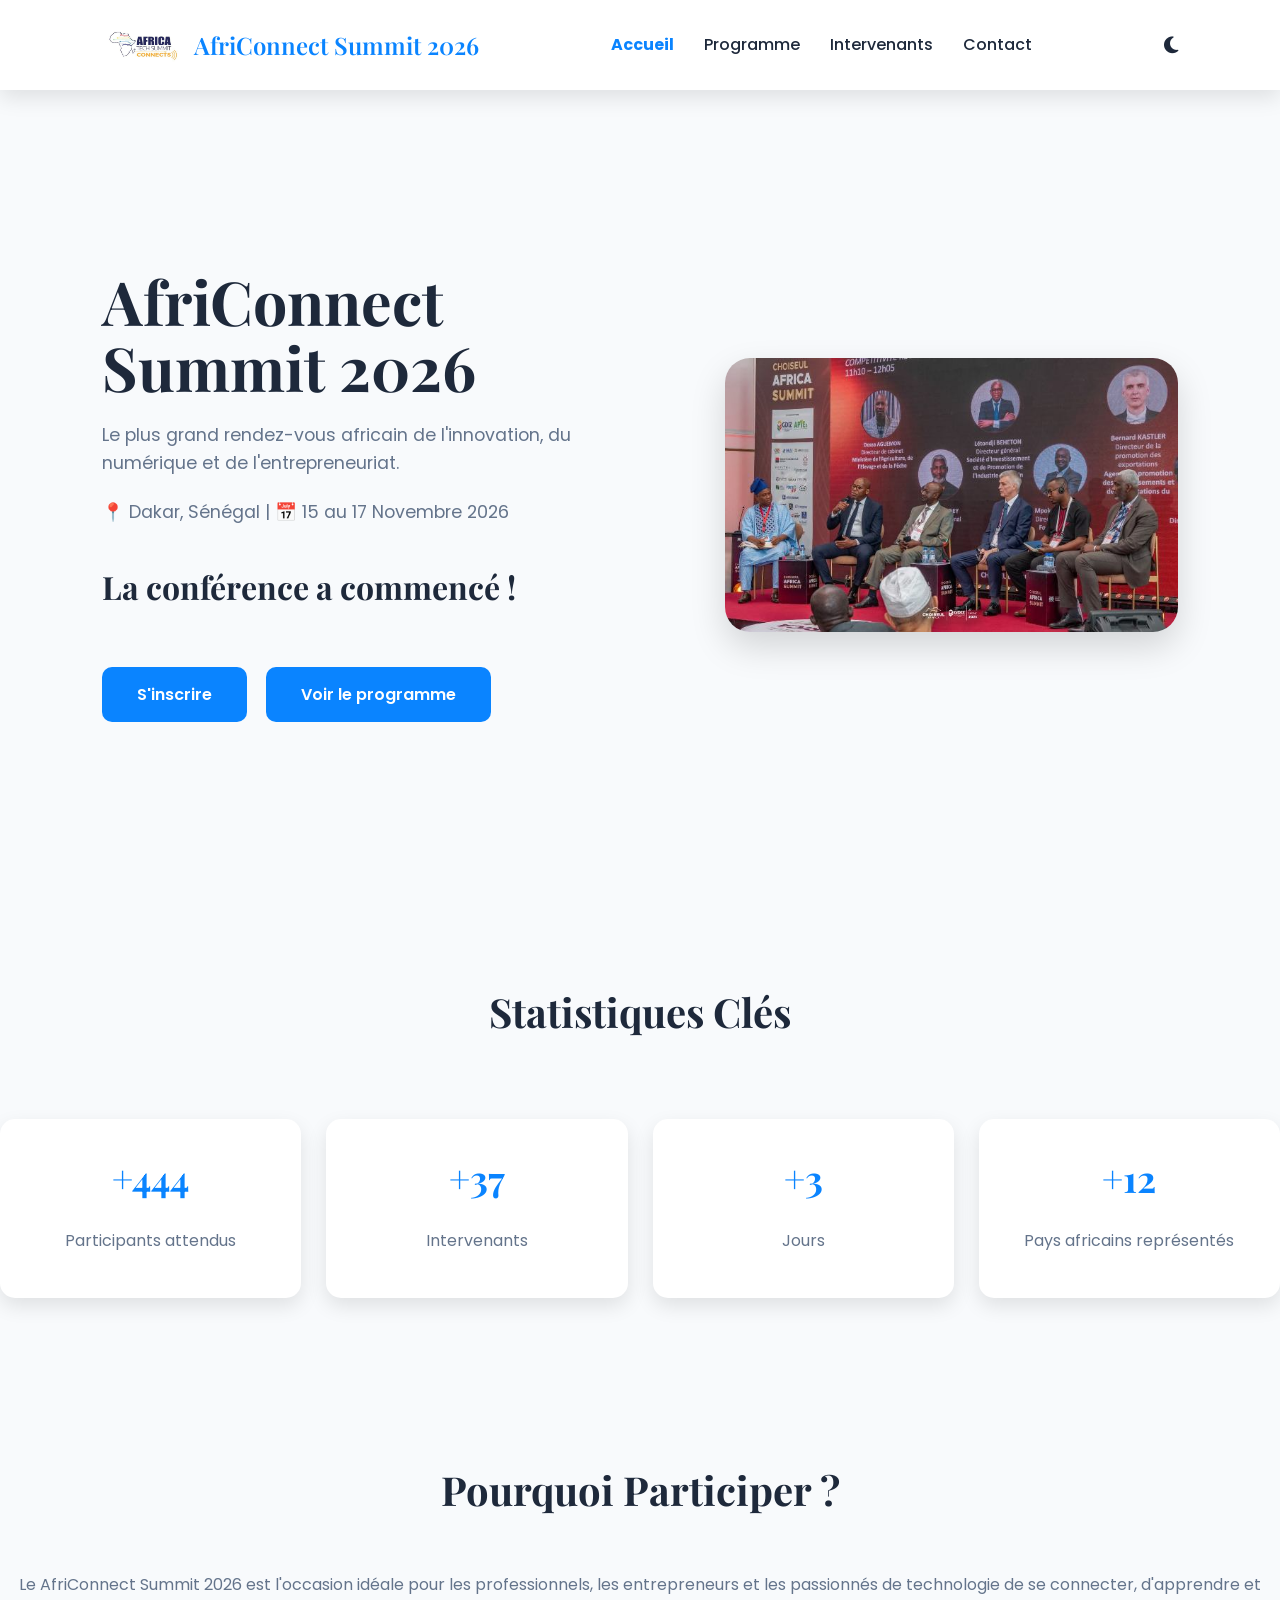
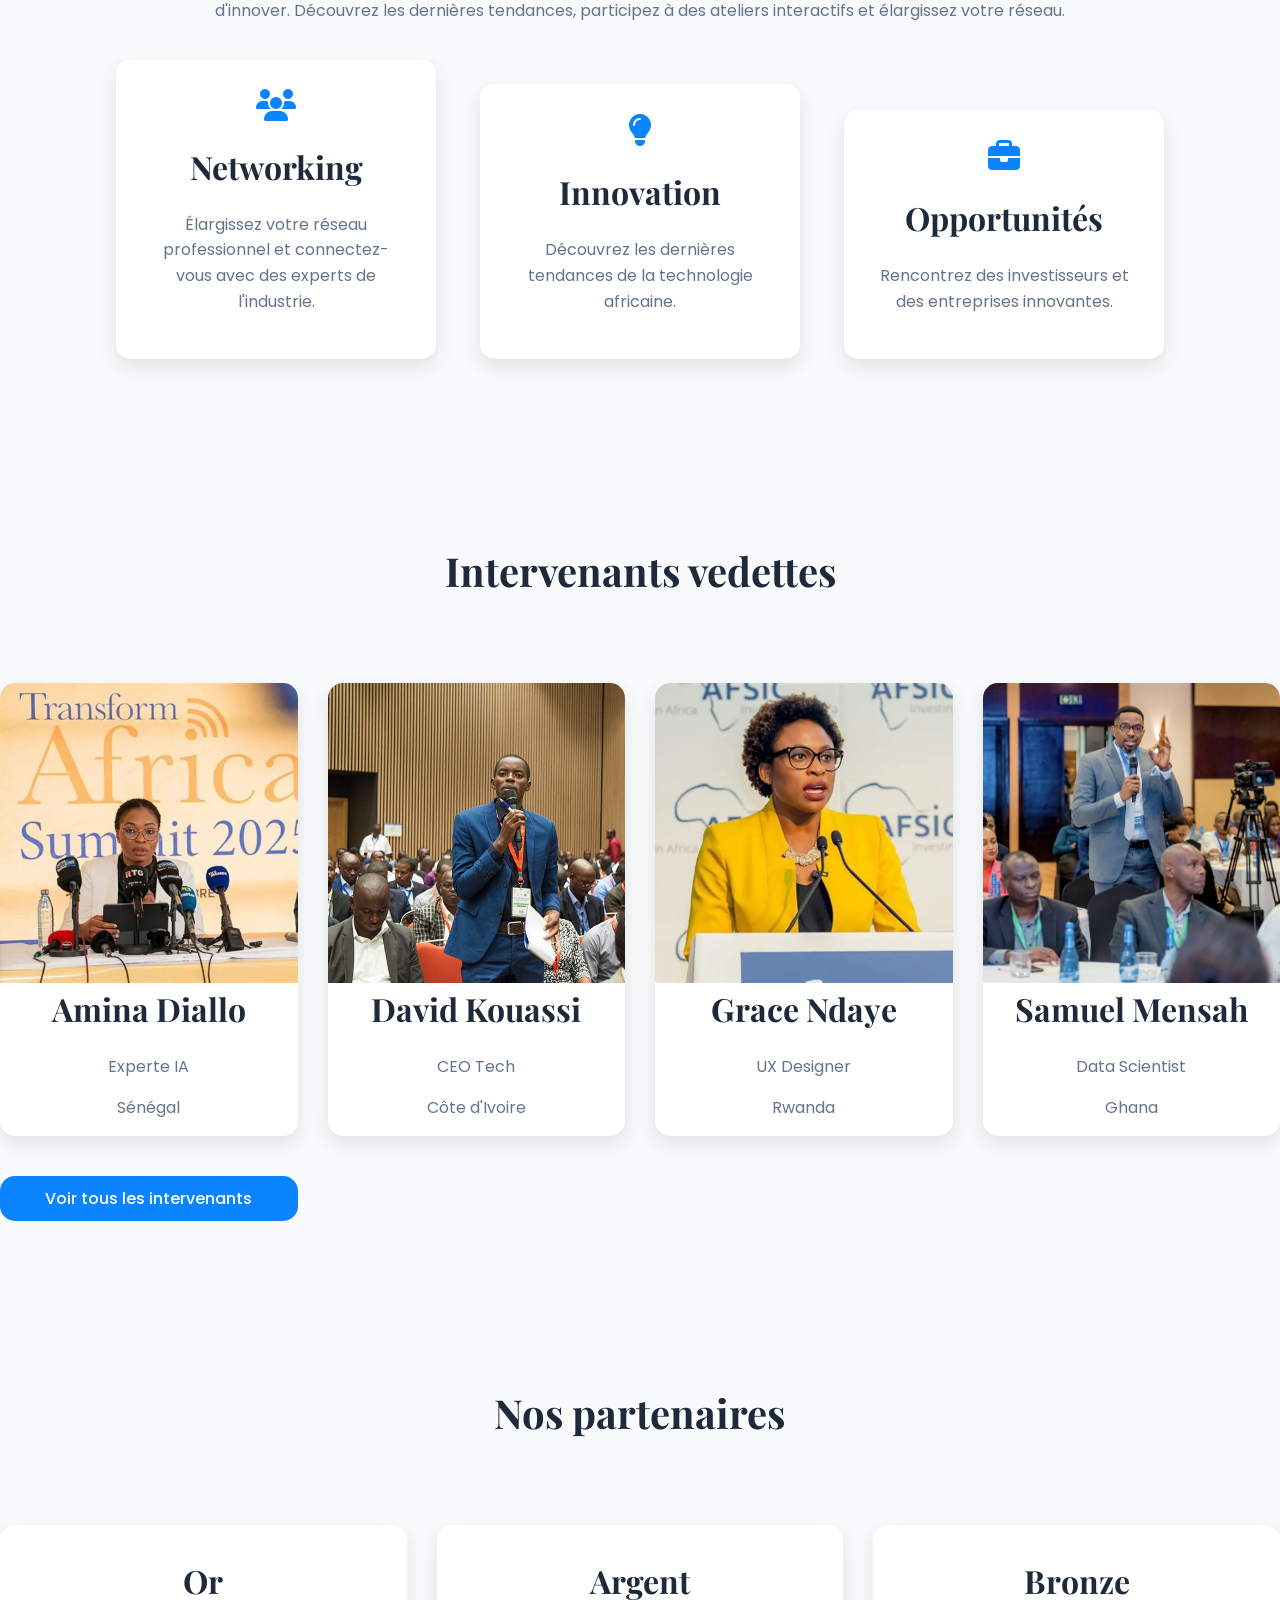
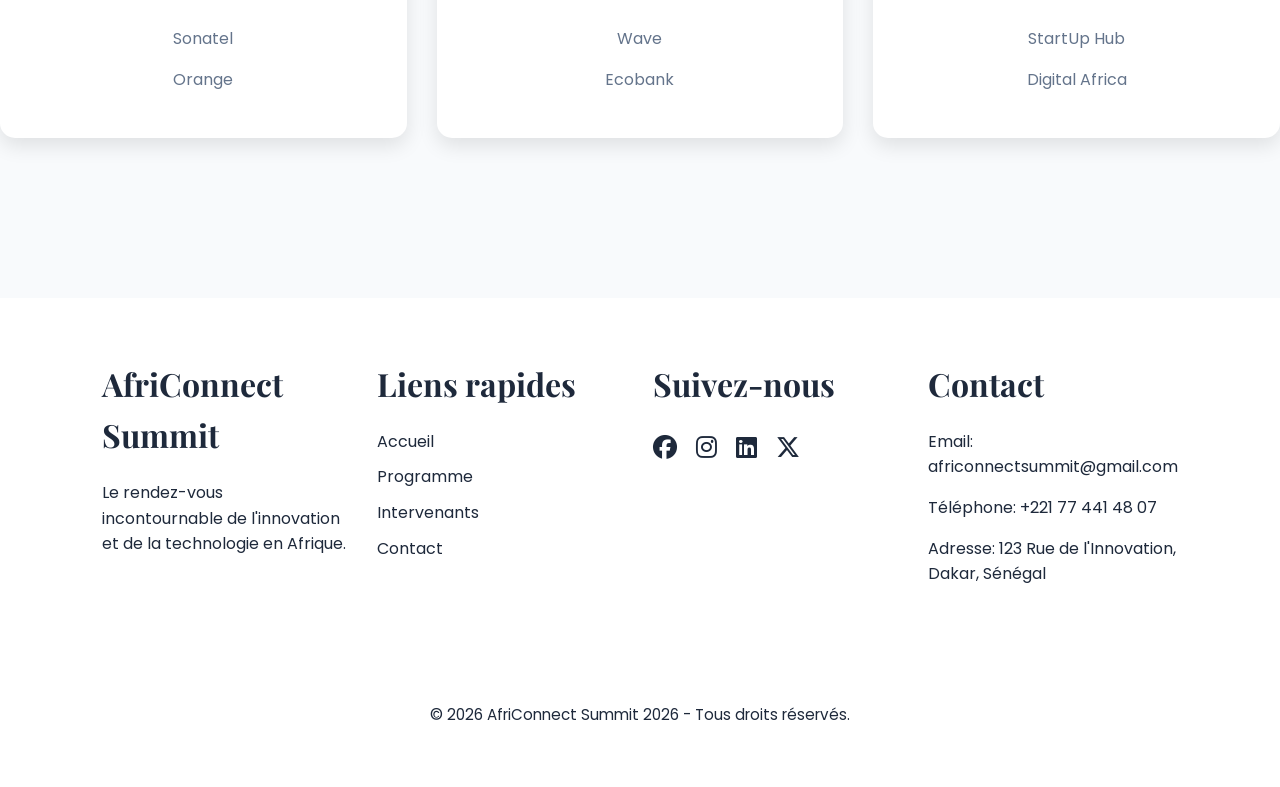
<file: index.html>
<!DOCTYPE html>
<html lang="fr">

<head>
    <meta charset="UTF-8">
    <meta name="viewport" content="width=device-width, initial-scale=1.0">
    <title>AfriConnect Summit | Accueil</title>

    <!-- Votre feuille de style personnelle -->
    <link rel="stylesheet" href="css/style.css">
    <link rel="stylesheet" href="https://cdnjs.cloudflare.com/ajax/libs/font-awesome/6.7.2/css/all.min.css">
</head>

<body>
    <!-- Le contenu de la page sera ajoute ici -->
    <header>
        <nav class="navbar">
            <div>
                <a href="index.html" class="logo">
                    <img src="images/logo.png" alt="Logo AfriConnect Summit 2026">

                    <span>AfriConnect Summit 2026</span>
                </a>
            </div>
            <ul class="nav-links">
                <li><a href="index.html" class="active">Accueil</a></li>
                <li><a href="programme.html">Programme</a></li>
                <li><a href="intervenants.html">Intervenants</a></li>
                <li><a href="contact.html">Contact</a></li>
            </ul>

            <button id="theme-toggle" aria-label="Activer le mode sombre">
                
                <i class="fa-solid fa-moon"></i>

            </button>
            
            <button id="menu-toggle" aria-label="Ouvrir le menu">

                <i class="fa-solid fa-bars"></i>
                
            </button>

        </nav>
    </header>

    <main>
        <section id="hero">
            <div>
                <h1> AfriConnect Summit 2026 </h1>
                <p>
                    Le plus grand rendez-vous africain de l'innovation, du numérique
                    et de l'entrepreneuriat.
                </p>
                <p> 📍 Dakar, Sénégal | 📅 15 au 17 Novembre 2026</p>

                <div id="countdown">
                    <!-- Le compte à rebours sera affiché ici -->
                    <div>
                        <span id="days">00</span>
                        <p>Jours</p>
                    </div>
                    <div>
                        <span id="hours">00</span>
                        <p>Heures</p>
                    </div>
                    <div>
                        <span id="minutes">00</span>
                        <p>Minutes</p>
                    </div>
                    <div>
                        <span id="seconds">00</span>
                        <p>Secondes</p>
                    </div>

                </div>
                <div>
                    <a href="contact.html" class="btn">S'inscrire</a>
                    <a href="programme.html" class="btn">Voir le programme</a>
                </div>
            </div>
            <div class="hero-image">
                <img src="images/hero.jpg" alt="Conférence technologique AfriConnect Summit 2026">
            </div>
        </section>

        <section id="statistiques" class="fade-in">

            <h2>Statistiques Clés</h2>

            <article class="fade-in">

                <h3>+<span class="counter" data-target="1200">0</span></h3>

                <p>Participants attendus</p>

            </article>

            <article class="slide-in">

                <h3>+<span class="counter" data-target="48">0</span></h3>

                <p>Intervenants</p>

            </article>

            <article class="zoom-in">

                <h3>+<span class="counter" data-target="3">0</span></h3>

                <p>Jours</p>

            </article>

            <article class="fade-in">

                <h3>+<span class="counter" data-target="12">0</span></h3>

                <p>
                    Pays africains représentés
                </p>

            </article>

        </section>

        <section id="pourquoi" class="fade-in">

            <h2>Pourquoi Participer ?</h2>

            <p>
                Le AfriConnect Summit 2026 est l'occasion idéale pour les professionnels,
                les entrepreneurs et les passionnés de technologie
                de se connecter, d'apprendre et d'innover.
                Découvrez les dernières tendances,
                participez à des ateliers interactifs et élargissez votre réseau.
            </p>

            <article class="fade-in">

                <i class="fa-solid fa-users"></i>

                <h3>Networking</h3>

                <p>
                    Élargissez votre réseau professionnel et
                    connectez-vous avec des experts de l'industrie.
                </p>
            </article>

            <article class="slide-in">

                <i class="fa-solid fa-lightbulb"></i>

                <h3>Innovation</h3>

                <p>
                    Découvrez les dernières tendances de la technologie africaine.
                </p>

            </article>

            <article class="zoom-in">

                <i class="fa-solid fa-briefcase"></i>

                <h3>Opportunités</h3>

                <p>
                    Rencontrez des investisseurs et des entreprises innovantes.
                </p>

            </article>

        </section>
        <section id="intervenants" class="slide-in">

            <h2>Intervenants vedettes</h2>

            <article class="fade-in">

                <img src="images/intervenante.jpg" alt="Intervenant 1">

                <h3>Amina Diallo</h3>

                <p>Experte IA</p>

                <p>Sénégal</p>

            </article>

            <article class="slide-in">

                <img src="images/intervenant2.jpg" alt="Intervenant 2">

                <h3>David Kouassi</h3>

                <p>CEO Tech</p>

                <p>Côte d'Ivoire</p>

            </article>

            <article class="zoom-in">

                <img src="images/intervenante2.jpg" alt="Intervenant 3">

                <h3>Grace Ndaye</h3>

                <p>UX Designer</p>

                <p>Rwanda</p>

            </article>

            <article class="fade-in">

                <img src="images/intervenant4.jpg" alt="Intervenant 4">

                <h3>Samuel Mensah</h3>

                <p>Data Scientist</p>

                <p>Ghana</p>

            </article>

            <a href="intervenants.html">
                Voir tous les intervenants
            </a>

        </section>

        <!-- SPONSORS -->

        <section id="sponsors" class="zoom-in">

            <h2>Nos partenaires</h2>

            <div>

                <h3>Or</h3>

                <p>Sonatel</p>

                <p>Orange</p>

            </div>

            <div>

                <h3>Argent</h3>

                <p>Wave</p>

                <p>Ecobank</p>

            </div>

            <div>

                <h3>Bronze</h3>

                <p>StartUp Hub</p>

                <p>Digital Africa</p>

            </div>

        </section>

    </main>

    <!-- ================= FOOTER ================= -->

    <footer>

        <div>

            <h3>AfriConnect Summit</h3>

            <p>
                Le rendez-vous incontournable de l'innovation et de la technologie en Afrique.
            </p>

        </div>

        <div>

            <h3>Liens rapides</h3>

            <ul>

                <li><a href="index.html">Accueil</a></li>

                <li><a href="programme.html">Programme</a></li>

                <li><a href="intervenants.html">Intervenants</a></li>

                <li><a href="contact.html">Contact</a></li>

            </ul>

        </div>

        <div>

            <h3>Suivez-nous</h3>

            <a href="#"><i class="fa-brands fa-facebook"></i></a>

            <a href="#"><i class="fa-brands fa-instagram"></i></a>

            <a href="#"><i class="fa-brands fa-linkedin"></i></a>

            <a href="#"><i class="fa-brands fa-x-twitter"></i></a>

        </div>

        <div>

            <h3>Contact</h3>

            <p>
                Email: africonnectsummit@gmail.com
            </p>


            <p>
                Téléphone: +221 77 441 48 07
            </p>

            <p>
                Adresse: 123 Rue de l'Innovation, Dakar, Sénégal
            </p>

        </div>
        <div>
        <p>
            © <span id="year"></span> AfriConnect Summit 2026 - Tous droits réservés.
        </p>
        </div>
        <button id="back-to-top" aria-label="Retour en haut">
            ↑
        </button>

    </footer>

    <!-- Votre script JavaScript -->
    <script src="js/main.js"></script>
</body>

</html>
</file>
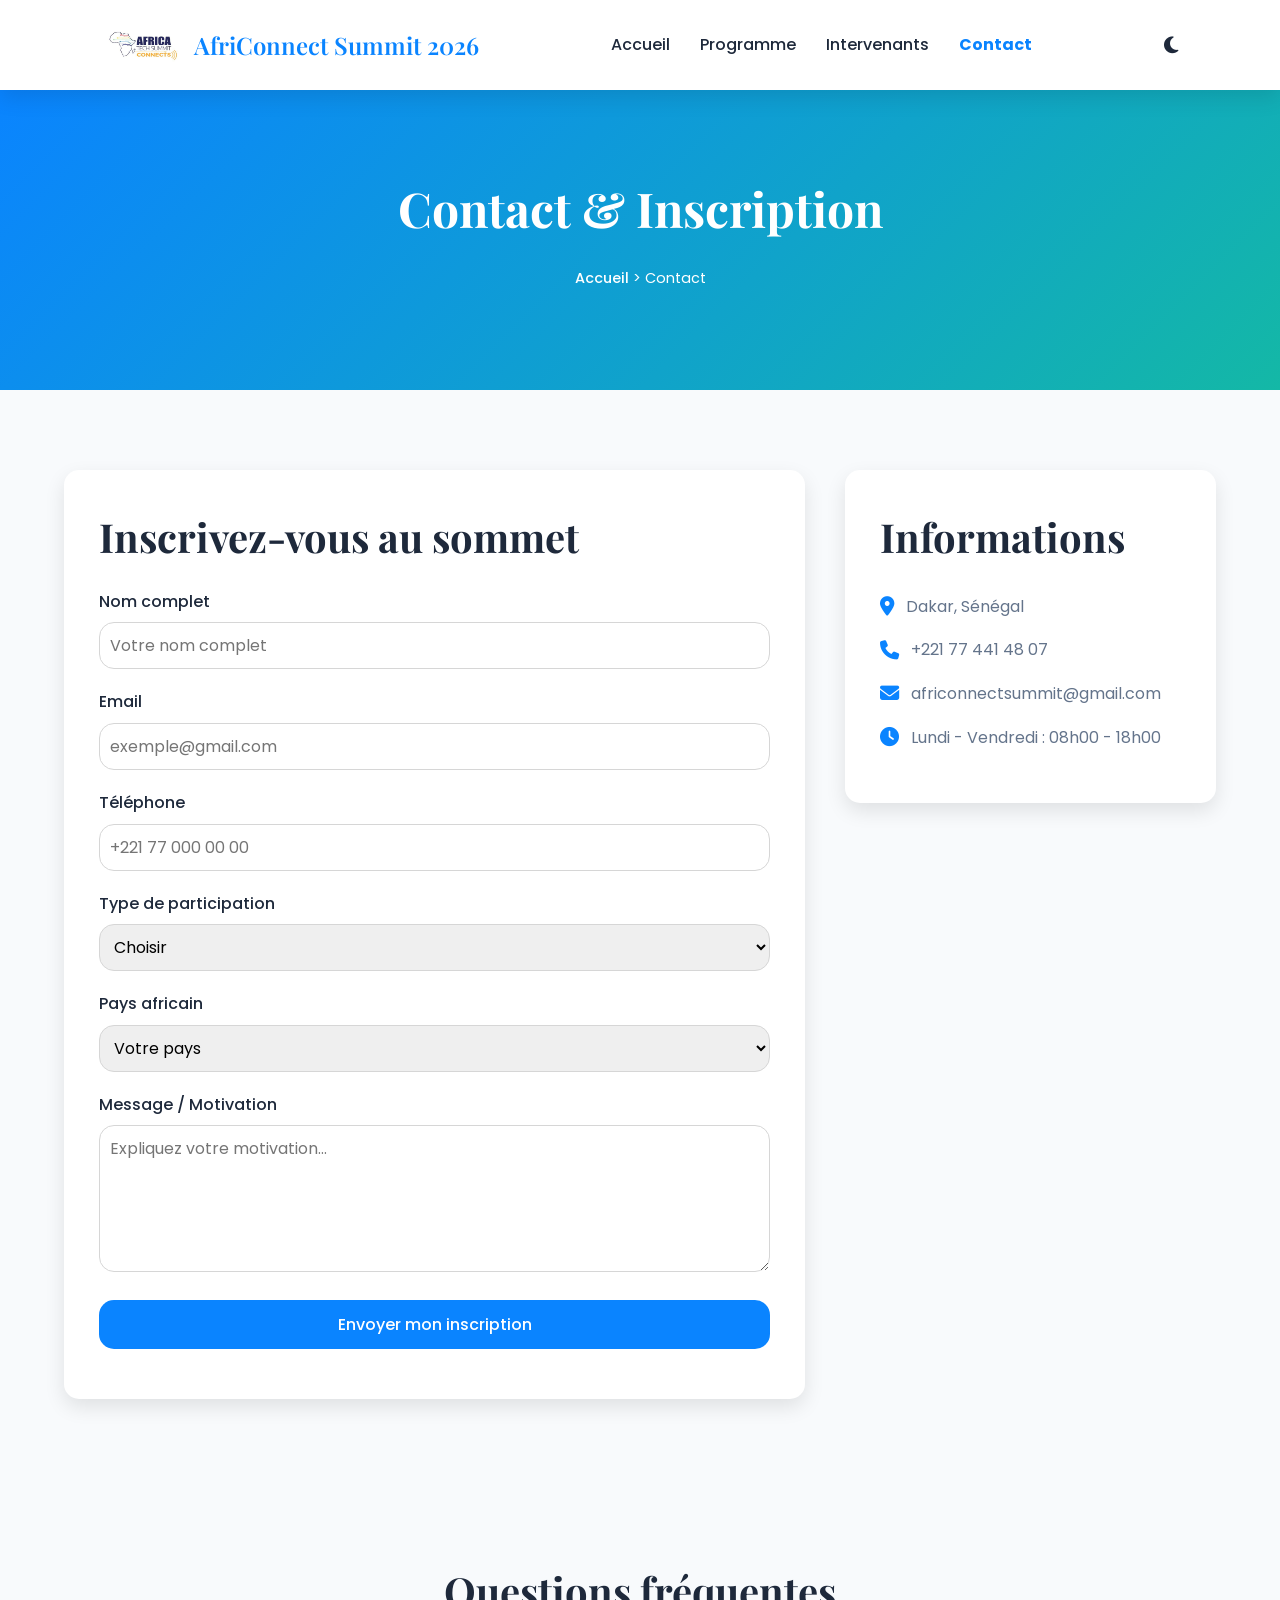
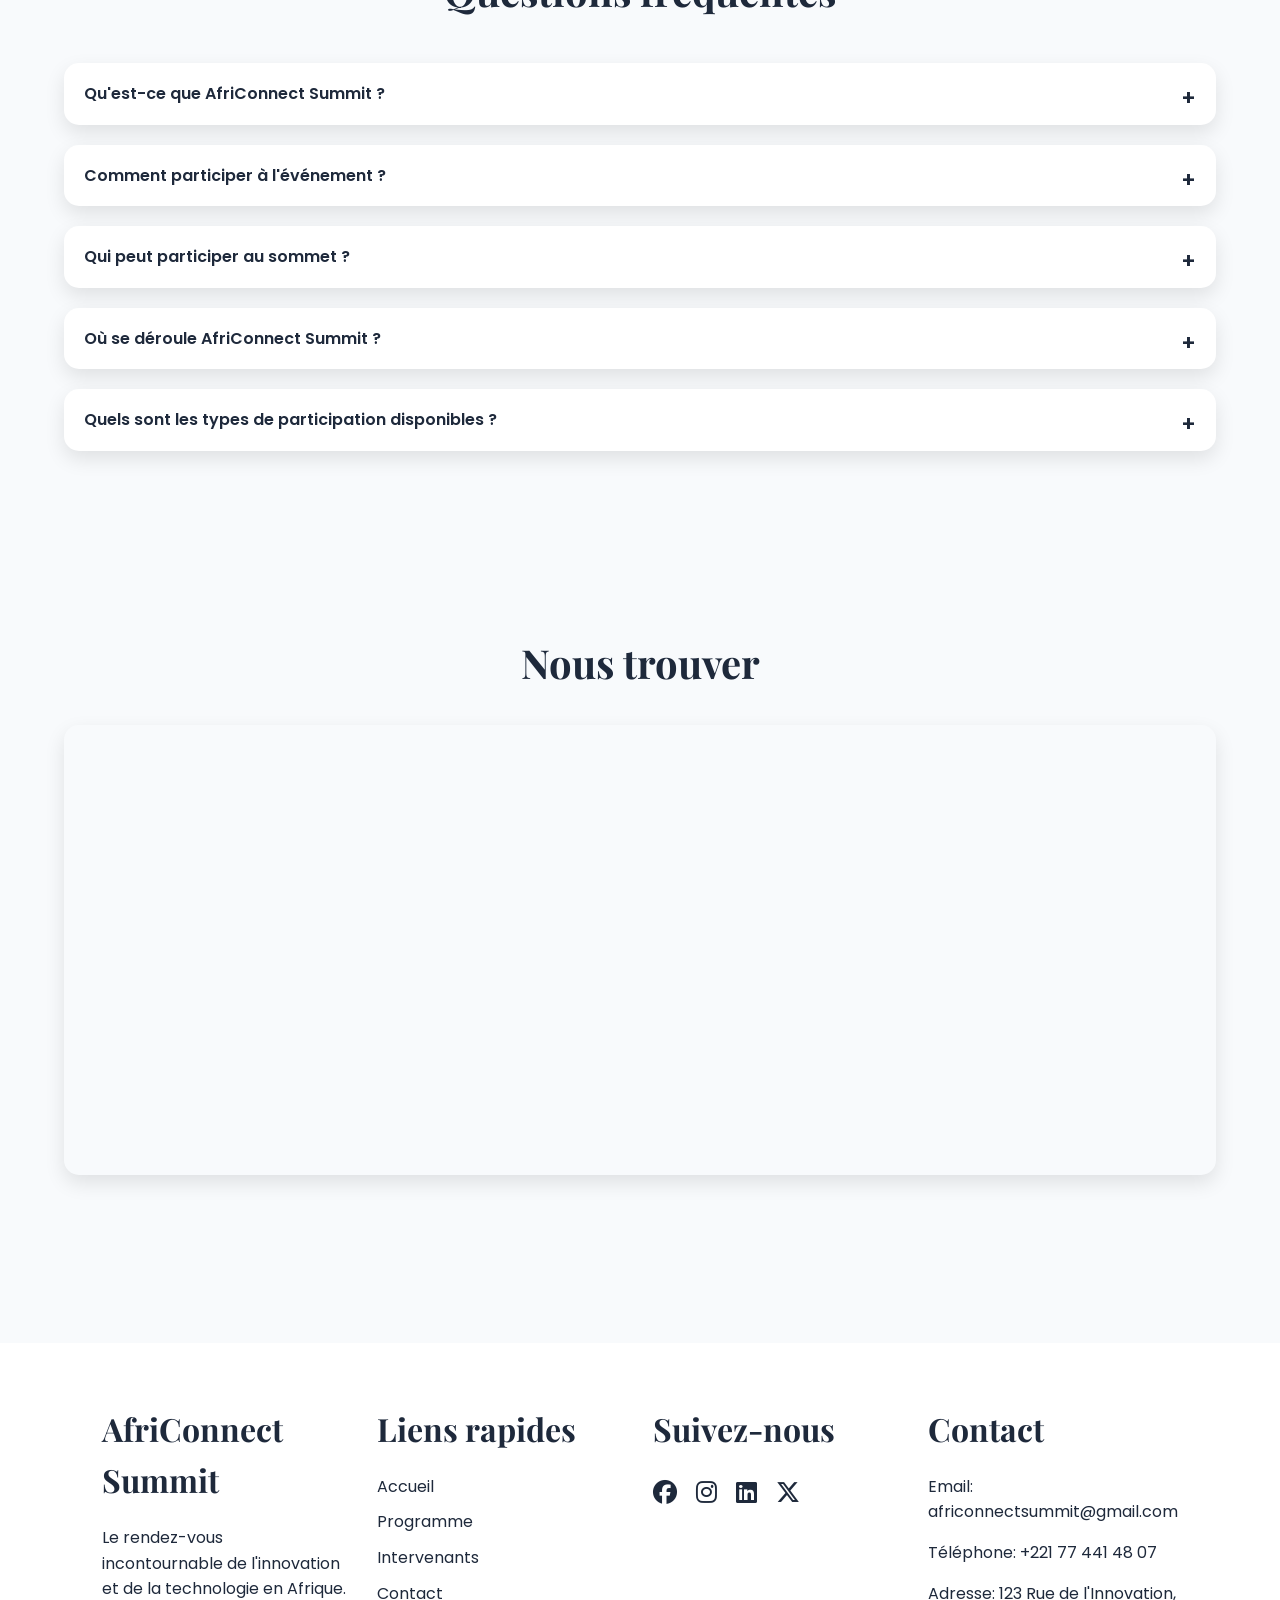
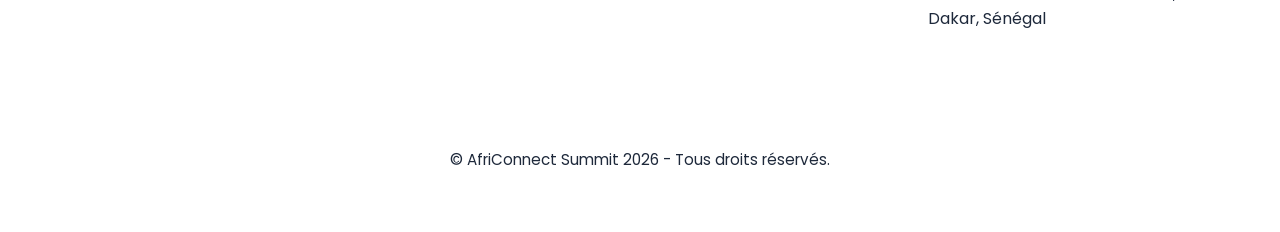
<file: contact.html>
<!DOCTYPE html>
<html lang="fr">

<head>
    <meta charset="UTF-8">
    <meta name="viewport" content="width=device-width, initial-scale=1.0">
    <title>Contact | AfriConnect Summit 2026 </title>

    <!-- Votre feuille de style personnelle -->
    <link rel="stylesheet" href="css/style.css">
    <link rel="stylesheet" href="https://cdnjs.cloudflare.com/ajax/libs/font-awesome/6.7.2/css/all.min.css">

</head>

<body>
    <!-- Le contenu de la page sera ajoute ici -->
    <header>
        <nav class="navbar">
            <div>
                <a href="index.html" class="logo">
                    <img src="images/logo.png" alt="Logo AfriConnect Summit 2026">

                    <span>AfriConnect Summit 2026</span>
                </a>
            </div>
            <ul class="nav-links">
                <li><a href="index.html">Accueil</a></li>
                <li><a href="programme.html">Programme</a></li>
                <li><a href="intervenants.html">Intervenants</a></li>
                <li><a href="contact.html" class="active">Contact</a></li>
            </ul>

            <button id="theme-toggle" aria-label="Activer le mode sombre">

                <i class="fa-solid fa-moon"></i>

            </button>

            <button id="menu-toggle" aria-label="Ouvrir le menu">

                <i class="fa-solid fa-bars"></i>

            </button>

        </nav>
    </header>

    <!-- Main -->
    <main>

        <!-- HERO -->

        <section class="hero-contact">
            <div class="container">
                <h1>Contact & Inscription</h1>

                <nav class="breadcrumb">
                    <a href="index.html">Accueil</a>
                    <span> > </span>
                    <span>Contact</span>
                </nav>
            </div>
        </section>

        <!-- FORMULAIRE DE CONTACT -->

        <section class="contact-section container">

            <div class="contact-wrapper">


                <!-- FORMULAIRE -->

                <div class="contact-form">

                    <h2>Inscrivez-vous au sommet</h2>


                    <form id="contactForm">


                        <div class="form-group">

                            <label>Nom complet</label>

                            <input type="text" id="name" placeholder="Votre nom complet" required>

                            <small id="nameError"></small>

                        </div>



                        <div class="form-group">

                            <label>Email</label>

                            <input type="email" id="email" placeholder="exemple@gmail.com" required>

                            <small id="emailError"></small>

                        </div>




                        <div class="form-group">

                            <label>Téléphone</label>

                            <input type="tel" id="telephone" placeholder="+221 77 000 00 00" required>

                            <small id="telephoneError"></small>

                        </div>



                        <div class="form-group">

                            <label>Type de participation</label>

                            <select id="participation" required>

                                <option value="">Choisir</option>

                                <option>Participant</option>

                                <option>Intervenant</option>

                                <option>Partenaire</option>

                                <option>Sponsor</option>

                            </select>

                            <small id="participationError"></small>

                        </div>




                        <div class="form-group">

                            <label>Pays africain</label>

                            <select id="pays" required>

                                <option value="">Votre pays</option>

                                <option>Sénégal</option>
                                <option>Côte d'Ivoire</option>
                                <option>Mali</option>
                                <option>Maroc</option>
                                <option>Nigeria</option>
                                <option>Ghana</option>
                                <option>Kenya</option>
                                <option>Rwanda</option>
                                <option>Afrique du Sud</option>
                                <option>Egypte</option>

                            </select>

                            <small id="paysError"></small>

                        </div>




                        <div class="form-group">

                            <label>Message / Motivation</label>

                            <textarea id="message" rows="5" placeholder="Expliquez votre motivation..."
                                required></textarea>

                            <small id="messageError"></small>

                        </div>



                        <button type="submit">
                            Envoyer mon inscription
                        </button>



                        <p id="successMessage"></p>


                    </form>


                </div>



                <!-- INFORMATIONS -->

                <div class="contact-info">

                    <h2>Informations</h2>

                    <p>
                        <i class="fa-solid fa-location-dot"></i>
                        Dakar, Sénégal
                    </p>

                    <p>
                        <i class="fa-solid fa-phone"></i>
                        +221 77 441 48 07
                    </p>

                    <p>
                        <i class="fa-solid fa-envelope"></i>
                        africonnectsummit@gmail.com
                    </p>

                    <p>
                        <i class="fa-solid fa-clock"></i>
                        Lundi - Vendredi : 08h00 - 18h00
                    </p>

                </div>
            </div>
        </section>
        <section class="faq container">

            <h2>Questions fréquentes</h2>


            <div class="faq-item">

                <input type="checkbox" id="q1">

                <label for="q1">
                    Qu'est-ce que AfriConnect Summit ?
                </label>

                <div class="answer">
                    AfriConnect Summit est une conférence panafricaine dédiée aux technologies,
                    à l'innovation et aux échanges professionnels.
                </div>

            </div>



            <div class="faq-item">

                <input type="checkbox" id="q2">

                <label for="q2">
                    Comment participer à l'événement ?
                </label>

                <div class="answer">
                    Il suffit de remplir le formulaire d'inscription disponible sur cette page.
                </div>

            </div>



            <div class="faq-item">

                <input type="checkbox" id="q3">

                <label for="q3">
                    Qui peut participer au sommet ?
                </label>

                <div class="answer">
                    Les étudiants, professionnels, entreprises et passionnés de technologie
                    peuvent participer.
                </div>

            </div>



            <div class="faq-item">

                <input type="checkbox" id="q4">

                <label for="q4">
                    Où se déroule AfriConnect Summit ?
                </label>

                <div class="answer">
                    L'événement se déroule à Dakar, Sénégal.
                </div>

            </div>



            <div class="faq-item">

                <input type="checkbox" id="q5">

                <label for="q5">
                    Quels sont les types de participation disponibles ?
                </label>

                <div class="answer">
                    Participant, intervenant, partenaire ou sponsor.
                </div>

            </div>

        </section>

        <section class="map container">
            <h2>Nous trouver</h2>

            <iframe
                src="https://www.google.com/maps/embed?pb=!1m14!1m12!1m3!1d30865.529487136653!2d-17.4372219!3d14.758256249999999!2m3!1f0!2f0!3f0!3m2!1i1024!2i768!4f13.1!5e0!3m2!1sfr!2ssn!4v1784434119950!5m2!1sfr!2ssn"
                width="600" height="450" style="border:0;" allowfullscreen="" loading="lazy"
                referrerpolicy="strict-origin-when-cross-origin">
            </iframe>
        </section>
    </main>

    <!-- Footer -->

    <footer>

        <div>

            <h3>AfriConnect Summit</h3>

            <p>
                Le rendez-vous incontournable de l'innovation et de la technologie en Afrique.
            </p>

        </div>

        <div>

            <h3>Liens rapides</h3>

            <ul>

                <li><a href="index.html">Accueil</a></li>

                <li><a href="programme.html">Programme</a></li>

                <li><a href="intervenants.html">Intervenants</a></li>

                <li><a href="contact.html">Contact</a></li>

            </ul>

        </div>

        <div>

            <h3>Suivez-nous</h3>

            <a href="#"><i class="fa-brands fa-facebook"></i></a>

            <a href="#"><i class="fa-brands fa-instagram"></i></a>

            <a href="#"><i class="fa-brands fa-linkedin"></i></a>

            <a href="#"><i class="fa-brands fa-x-twitter"></i></a>

        </div>

        <div>

            <h3>Contact</h3>

            <p>
                Email: africonnectsummit@gmail.com
            </p>


            <p>
                Téléphone: +221 77 441 48 07
            </p>

            <p>
                Adresse: 123 Rue de l'Innovation, Dakar, Sénégal
            </p>

        </div>
        <div>
            <p>
                © <span id="year"></span> AfriConnect Summit 2026 - Tous droits réservés.
            </p>
        </div>
        <button id="back-to-top" aria-label="Retour en haut">
            ↑
        </button>

    </footer>
    <!-- Votre script JavaScript -->
    <script src="js/main.js"></script>
</body>

</html>
</file>
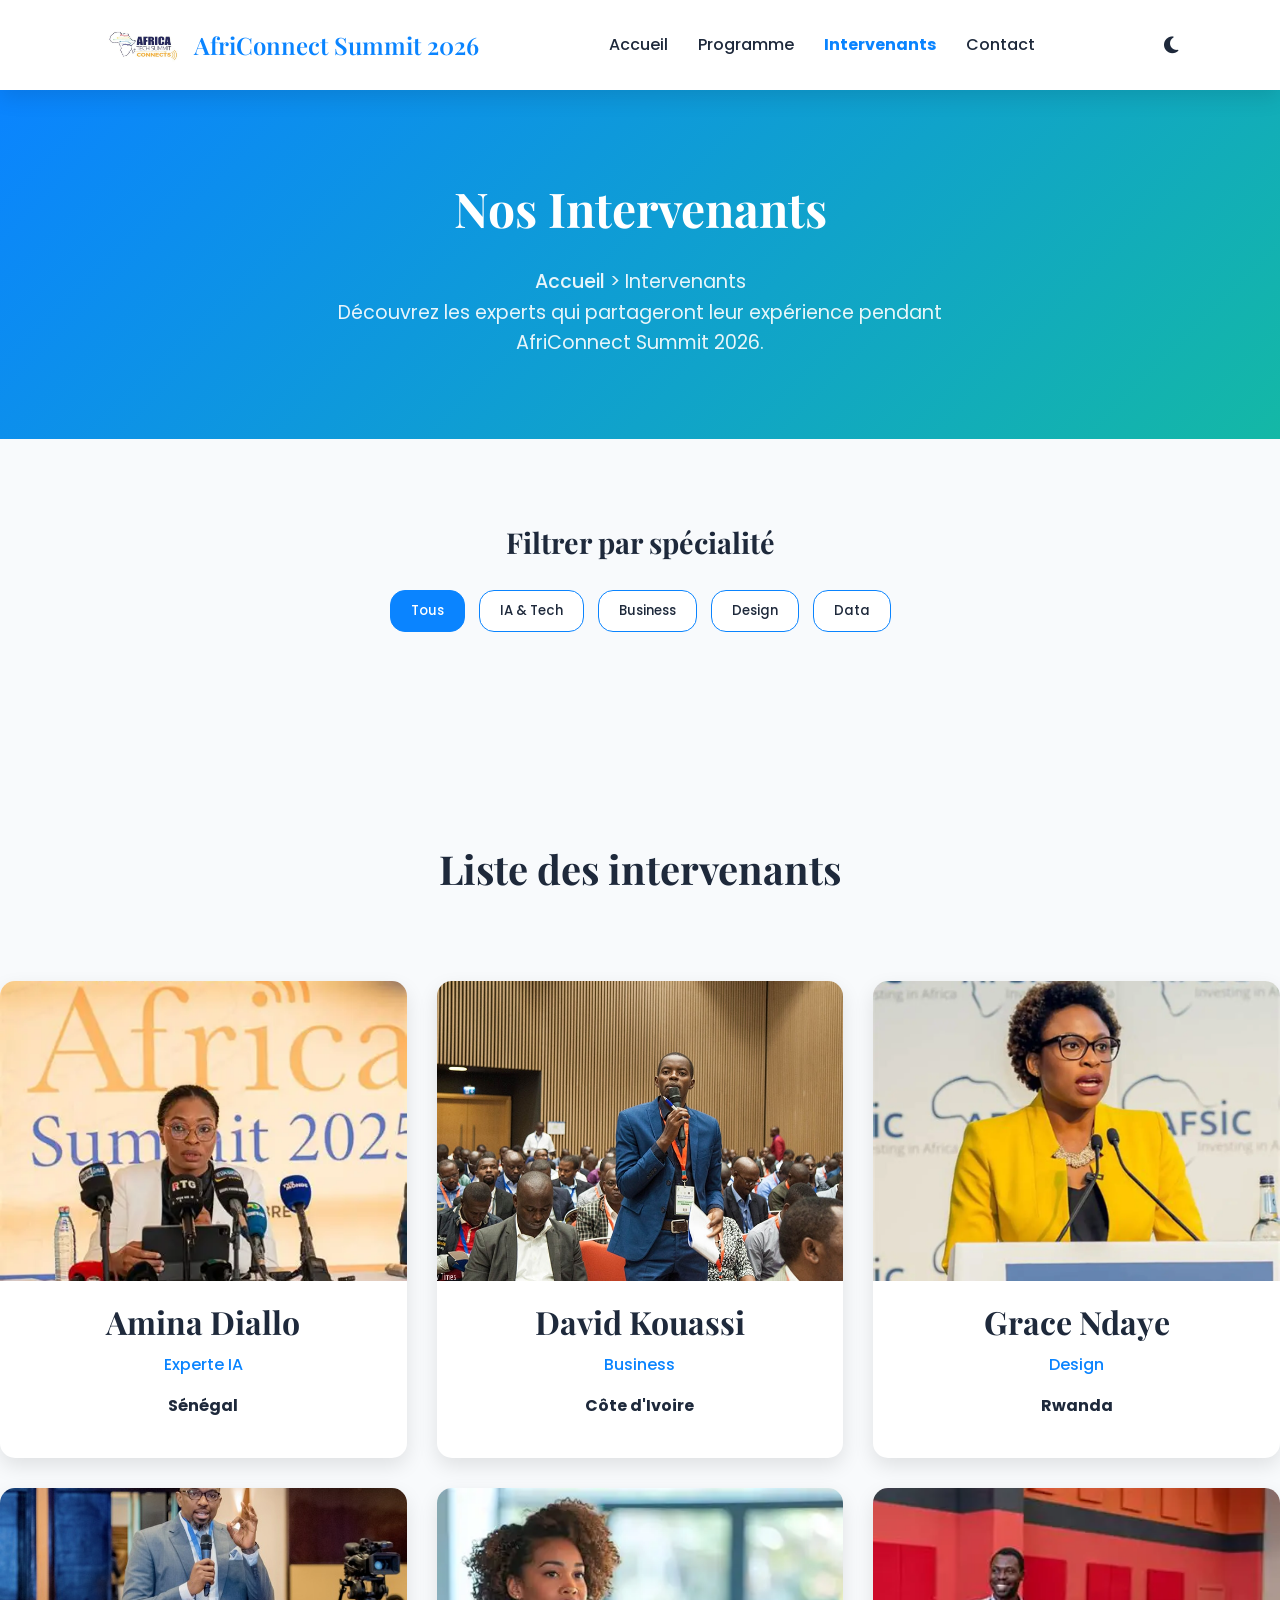
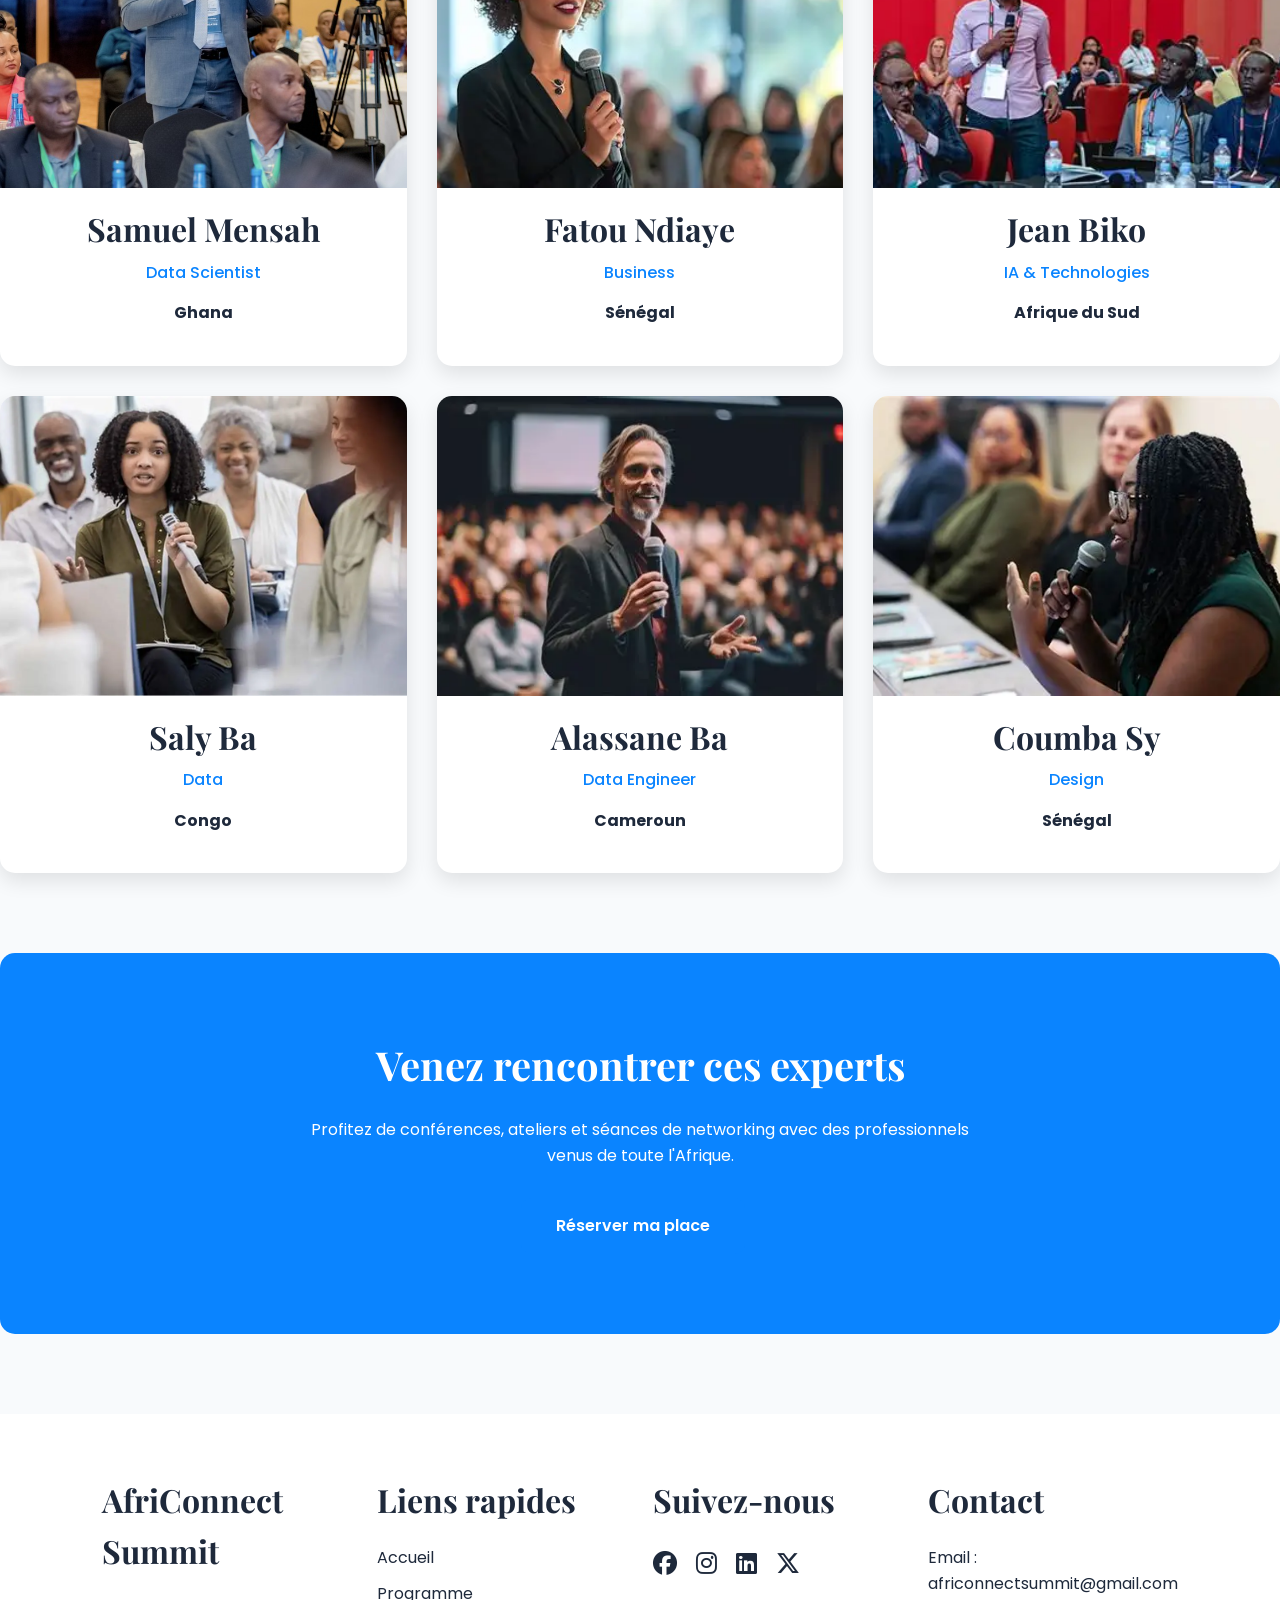
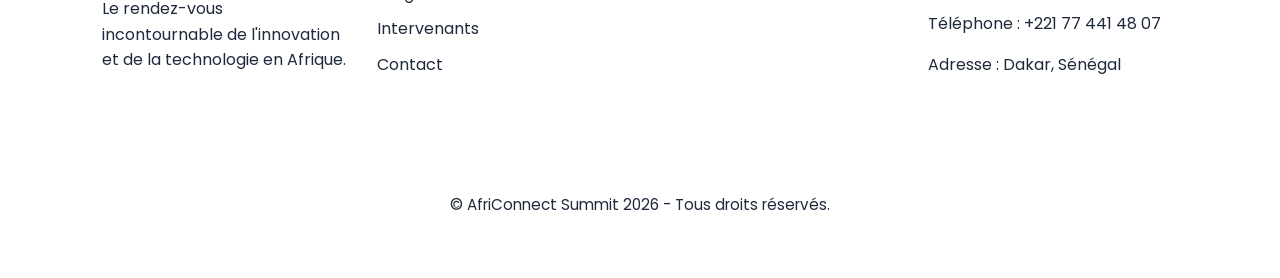
<file: intervenants.html>
<!DOCTYPE html>
<html lang="fr">

<head>
    <meta charset="UTF-8">
    <meta name="viewport" content="width=device-width, initial-scale=1.0">
    <title>Intervenants | AfriConnect Summit 2026 </title>

    <!-- Votre feuille de style personnelle -->
    <link rel="stylesheet" href="css/style.css">
    <link rel="stylesheet" href="https://cdnjs.cloudflare.com/ajax/libs/font-awesome/6.7.2/css/all.min.css">
</head>

<body>
    <!-- Le contenu de la page sera ajoute ici -->
    <header>
        <nav class="navbar">
            <div>
                <a href="index.html" class="logo">
                    <img src="images/logo.png" alt="Logo AfriConnect Summit 2026">

                    <span>AfriConnect Summit 2026</span>
                </a>
            </div>
            <ul class="nav-links">
                <li><a href="index.html">Accueil</a></li>
                <li><a href="programme.html">Programme</a></li>
                <li><a href="intervenants.html" class="active">Intervenants</a></li>
                <li><a href="contact.html">Contact</a></li>
            </ul>

            <button id="theme-toggle" aria-label="Activer le mode sombre">

                <i class="fa-solid fa-moon"></i>

            </button>

            <button id="menu-toggle" aria-label="Ouvrir le menu">

                <i class="fa-solid fa-bars"></i>

            </button>

        </nav>
    </header>

    <main>

        <!-- HERO -->

        <section id="hero-intervenants">

            <div class="hero-content">

                <h1>Nos Intervenants</h1>

                <p class="breadcrumb">
                    <a href="index.html">Accueil</a> >
                    <span>Intervenants</span>
                </p>

                <p>
                    Découvrez les experts qui partageront leur expérience
                    pendant AfriConnect Summit 2026.
                </p>

            </div>

        </section>

        <section id="filtres">

            <h2>Filtrer par spécialité</h2>

            <button class="filter-btn active" data-filter="all">
                Tous
            </button>

            <button class="filter-btn" data-filter="ia">
                IA & Tech
            </button>

            <button class="filter-btn" data-filter="business">
                Business
            </button>

            <button class="filter-btn" data-filter="design">
                Design
            </button>

            <button class="filter-btn" data-filter="data">
                Data
            </button>

        </section>

        <section id="speakersGrid" class="fade-in">

            <!-- LISTE DES INTERVENANTS -->
            <h2>Liste des intervenants</h2>

            <article class="speaker-card" data-category="ia" class="fade-in">

                <img src="images/intervenante.jpg" alt="Amina Diallo">

                <h3>Amina Diallo</h3>

                <p class="specialite">
                    Experte IA
                </p>

                <p><strong>Sénégal</strong></p>

            </article>

            <article class="speaker-card" data-category="business" class="slide-in">

                <img src="images/intervenant2.jpg" alt="David Kouassi">

                <h3>David Kouassi</h3>

                <p class="specialite">Business</p>

                <p><strong>Côte d'Ivoire</strong></p>

            </article>

            <article class="speaker-card" data-category="design" class="zoom-in">

                <img src="images/intervenante2.jpg" alt="Grace Ndaye">

                <h3>Grace Ndaye</h3>

                <p class="specialite">Design </p>

                <p><strong>Rwanda</strong></p>

            </article>

            <article class="speaker-card" data-category="data" class="fade-in">

                <img src="images/intervenant4.jpg" alt="Samuel Mensah">

                <h3>Samuel Mensah</h3>

                <p class="specialite">Data Scientist</p>

                <p><strong>Ghana</strong></p>

            </article>

            <article class="speaker-card" data-category="business" class="slide-in">

                <img src="images/intervenante5.jpg" alt="Fatou Ndiaye">

                <h3>Fatou Ndiaye</h3>

                <p class="specialite">Business</p>

                <p><strong>Sénégal</strong></p>

            </article>

            <article class="speaker-card" data-category="ia" class="zoom-in">

                <img src="images/intervenant6.jpg" alt="Jean Biko">

                <h3>Jean Biko</h3>

                <p class="specialite">IA & Technologies</p>

                <p><strong>Afrique du Sud</strong></p>

            </article>

            <article class="speaker-card" data-category="data" class="fade-in">

                <img src="images/intervenante7.jpg" alt="Saly Ba">

                <h3>Saly Ba</h3>

                <p class="specialite">Data</p>

                <p><strong>Congo</strong></p>

            </article>

            <article class="speaker-card" data-category="data" class="slide-in">

                <img src="images/intervenant8.jpg" alt="Alassane Ba">

                <h3>Alassane Ba</h3>

                <p class="specialite">Data Engineer</p>

                <p><strong>Cameroun</strong></p>

            </article>

            <article class="speaker-card" data-category="design" class="zoom-in">

                <img src="images/intervenante9.jpg" alt="Coumba Sy">

                <h3>Coumba Sy</h3>

                <p class="specialite">Design</p>

                <p><strong>Sénégal</strong></p>

            </article>

        </section>

        <!-- CTA -->

        <section id="cta-intervenants" class="slide-in">

            <h2>Venez rencontrer ces experts</h2>

            <p>

                Profitez de conférences, ateliers et séances de networking
                avec des professionnels venus de toute l'Afrique.

            </p>

            <a href="contact.html" class="btn">

                Réserver ma place

            </a>

        </section>

    </main>

    <!-- ================= FOOTER ================= -->

    <footer>

        <div>

            <h3>AfriConnect Summit</h3>

            <p>

                Le rendez-vous incontournable de l'innovation et de la
                technologie en Afrique.

            </p>

        </div>

        <div>

            <h3>Liens rapides</h3>

            <ul>

                <li><a href="index.html">Accueil</a></li>

                <li><a href="programme.html">Programme</a></li>

                <li><a href="intervenants.html">Intervenants</a></li>

                <li><a href="contact.html">Contact</a></li>

            </ul>

        </div>

        <div>

            <h3>Suivez-nous</h3>

            <a href="#"><i class="fa-brands fa-facebook"></i></a>
            <a href="#"><i class="fa-brands fa-instagram"></i></a>
            <a href="#"><i class="fa-brands fa-linkedin"></i></a>
            <a href="#"><i class="fa-brands fa-x-twitter"></i></a>

        </div>

        <div>

            <h3>Contact</h3>

            <p>Email : africonnectsummit@gmail.com</p>

            <p>Téléphone : +221 77 441 48 07</p>

            <p>Adresse : Dakar, Sénégal</p>

        </div>
        <div>
            <p>

                © <span id="year"></span> AfriConnect Summit 2026 - Tous droits réservés.

            </p>
        </div>
        <button id="back-to-top" aria-label="Retour en haut">

            ↑

        </button>

    </footer>
    <!-- Votre script JavaScript -->
    <script src="js/main.js"></script>
</body>

</html>
</file>
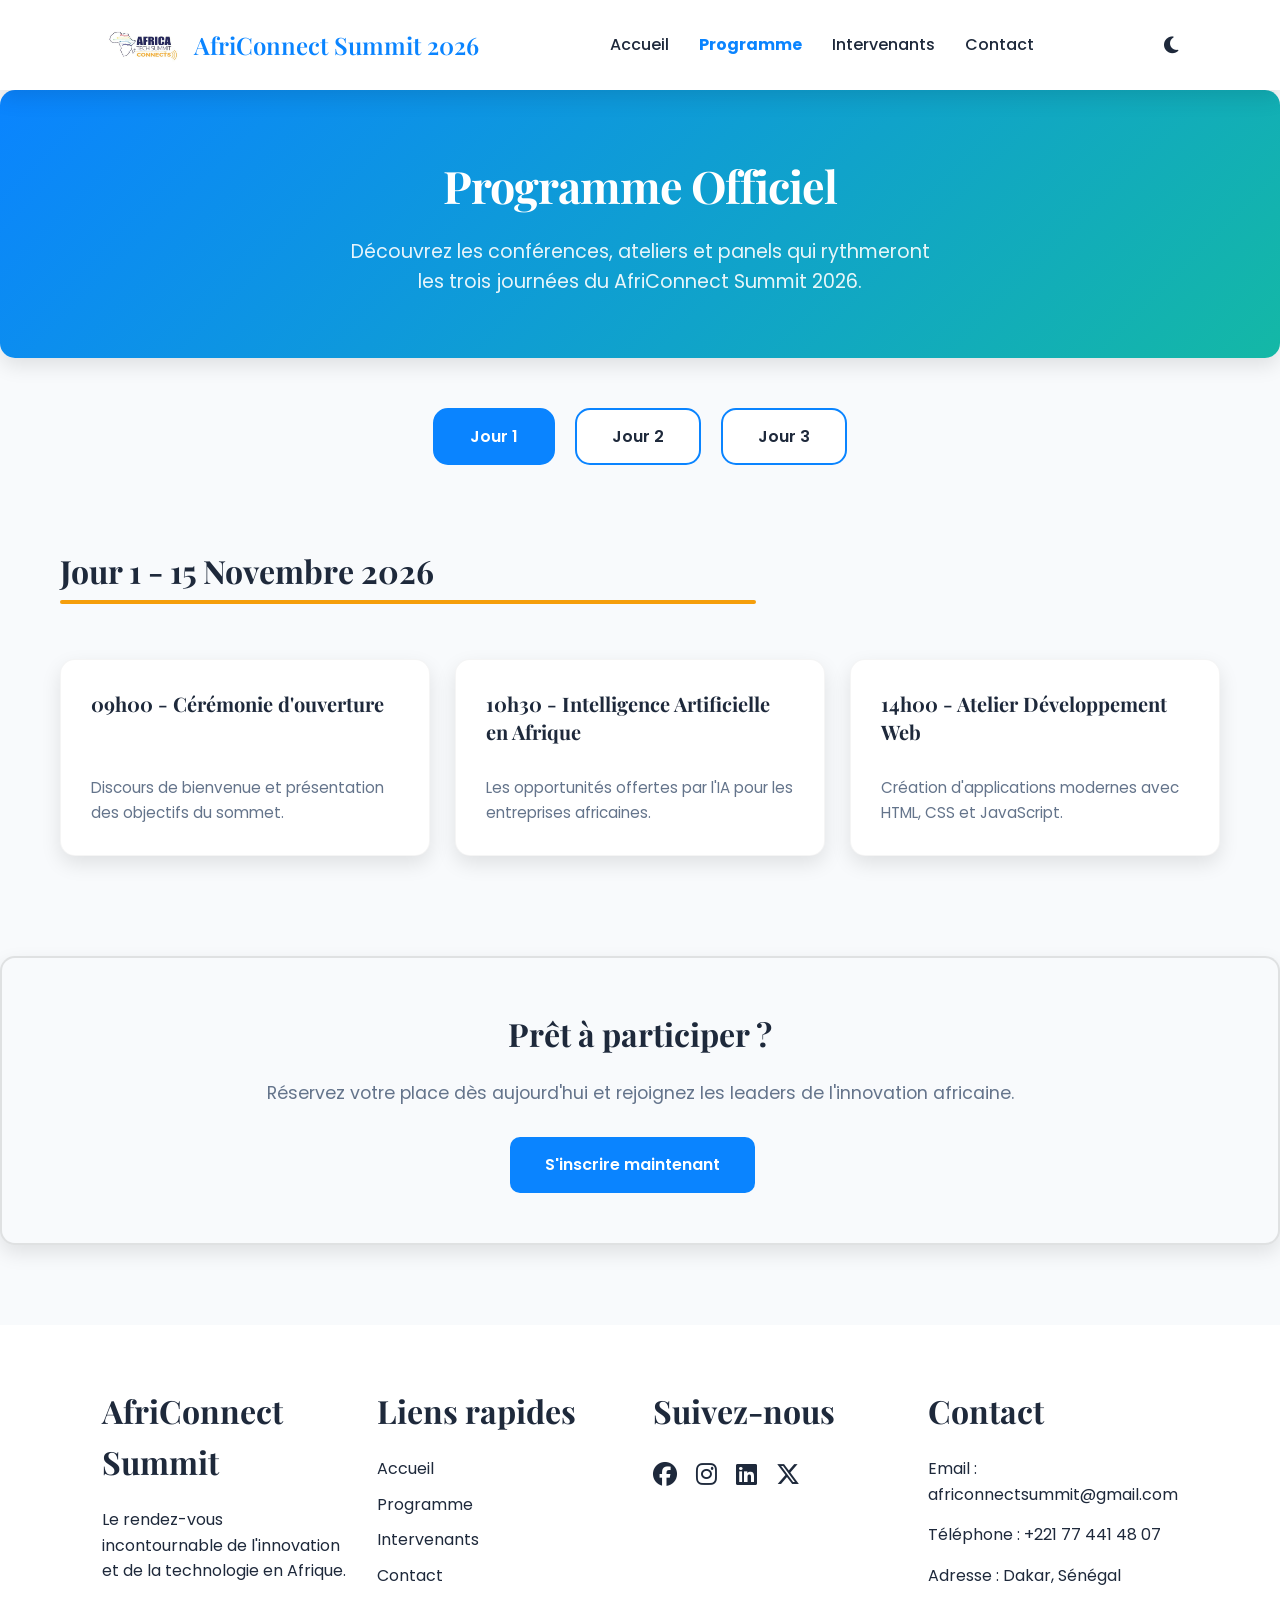
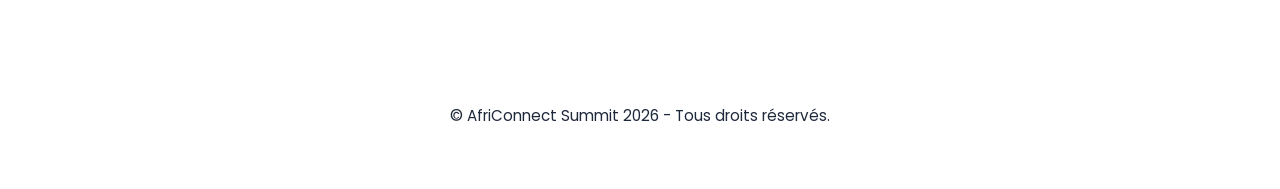
<file: programme.html>
<!DOCTYPE html>
<html lang="fr">

<head>
    <meta charset="UTF-8">
    <meta name="viewport" content="width=device-width, initial-scale=1.0">
    <title>Programme | AfriConnect Summit</title>

    <!-- Votre feuille de style personnelle -->
    <link rel="stylesheet" href="css/style.css">
    <link rel="stylesheet" href="https://cdnjs.cloudflare.com/ajax/libs/font-awesome/6.7.2/css/all.min.css">
</head>

<body>
    <!-- Le contenu de la page sera ajoute ici -->
    <header>
        <nav class="navbar">
            <div>
                <a href="index.html" class="logo">
                    <img src="images/logo.png" alt="Logo AfriConnect Summit 2026">

                    <span>AfriConnect Summit 2026</span>
                </a>
            </div>
            <ul class="nav-links">
                <li><a href="index.html">Accueil</a></li>
                <li><a href="programme.html" class="active">Programme</a></li>
                <li><a href="intervenants.html">Intervenants</a></li>
                <li><a href="contact.html">Contact</a></li>
            </ul>

            <button id="theme-toggle" aria-label="Activer le mode sombre">

                <i class="fa-solid fa-moon"></i>

            </button>

            <button id="menu-toggle" aria-label="Ouvrir le menu">

                <i class="fa-solid fa-bars"></i>

            </button>

        </nav>
    </header>

    <!-- MAIN -->

    <main>

        <!-- HERO -->

        <section id="programme-hero">

            <h1>Programme Officiel</h1>

            <p>
                Découvrez les conférences, ateliers et panels qui rythmeront
                les trois journées du AfriConnect Summit 2026.
            </p>

        </section>

        <div class="tabs">

            <button class="tab-btn active" data-day="jour1">
                Jour 1
            </button>

            <button class="tab-btn" data-day="jour2">
                Jour 2
            </button>

            <button class="tab-btn" data-day="jour3">
                Jour 3
            </button>

        </div>

        <!-- JOUR 1 -->

        <section id="jour1" class="jour tab-content active">

            <h2>Jour 1 - 15 Novembre 2026</h2>

            <article class="programme-card">

                <h3>09h00 - Cérémonie d'ouverture</h3>

                <p>
                    Discours de bienvenue et présentation des objectifs du sommet.
                </p>

            </article>

            <article class="programme-card">

                <h3>10h30 - Intelligence Artificielle en Afrique</h3>

                <p>
                    Les opportunités offertes par l'IA pour les entreprises africaines.
                </p>

            </article>

            <article class="programme-card">

                <h3>14h00 - Atelier Développement Web</h3>

                <p>
                    Création d'applications modernes avec HTML, CSS et JavaScript.
                </p>

            </article>

        </section>

        <!-- JOUR 2 -->

        <section id="jour2" class="jour tab-content">

            <h2>Jour 2 - 16 Novembre 2026</h2>

            <article class="programme-card">

                <h3>09h00 - Cybersécurité</h3>

                <p>
                    Les bonnes pratiques pour protéger les systèmes informatiques.
                </p>

            </article>

            <article class="programme-card">

                <h3>11h00 - Cloud Computing</h3>

                <p>
                    Les solutions Cloud pour les entreprises africaines.
                </p>

            </article>

            <article class="programme-card">

                <h3>15h00 - Startup Pitch</h3>

                <p>
                    Présentation des meilleures startups innovantes du continent.
                </p>

            </article>

        </section>

        <!-- JOUR 3 -->

        <section id="jour3" class="jour tab-content">

            <h2>Jour 3 - 17 Novembre 2026</h2>

            <article class="programme-card">

                <h3>09h30 - Entrepreneuriat numérique</h3>

                <p>
                    Comment créer une entreprise technologique durable.
                </p>

            </article>

            <article class="programme-card">

                <h3>13h00 - Networking</h3>

                <p>
                    Rencontre entre investisseurs, entreprises et participants.
                </p>

            </article>

            <article class="programme-card">

                <h3>16h00 - Clôture officielle</h3>

                <p>
                    Remerciements et annonce de l'édition 2027.
                </p>

            </article>

        </section>

        <!-- CTA -->

        <section id="programme-cta">

            <h2>Prêt à participer ?</h2>

            <p>
                Réservez votre place dès aujourd'hui et rejoignez les leaders
                de l'innovation africaine.
            </p>

            <a href="contact.html" class="btn">
                S'inscrire maintenant
            </a>

        </section>

    </main>

    <!-- FOOTER -->

    <footer>

        <div>

            <h3>AfriConnect Summit</h3>

            <p>
                Le rendez-vous incontournable de l'innovation et de la technologie en Afrique.
            </p>

        </div>

        <div>

            <h3>Liens rapides</h3>

            <ul>

                <li><a href="index.html">Accueil</a></li>

                <li><a href="programme.html">Programme</a></li>

                <li><a href="intervenants.html">Intervenants</a></li>

                <li><a href="contact.html">Contact</a></li>

            </ul>

        </div>

        <div>

            <h3>Suivez-nous</h3>

            <a href="#"><i class="fa-brands fa-facebook"></i></a>
            <a href="#"><i class="fa-brands fa-instagram"></i></a>
            <a href="#"><i class="fa-brands fa-linkedin"></i></a>
            <a href="#"><i class="fa-brands fa-x-twitter"></i></a>

        </div>

        <div>

            <h3>Contact</h3>

            <p>Email : africonnectsummit@gmail.com</p>

            <p>Téléphone : +221 77 441 48 07</p>

            <p>Adresse : Dakar, Sénégal</p>

        </div>
        <div>
            <p>

                © <span id="year"></span> AfriConnect Summit 2026 - Tous droits réservés.

            </p>
        </div>
        <button id="back-to-top" aria-label="Retour en haut">

            ↑

        </button>

    </footer>
    <!-- Votre script JavaScript -->
    <script src="js/main.js"></script>
</body>

</html>
</file>
<file: css/style.css>
/* google fonts */

@import url('https://fonts.googleapis.com/css2?family=Poppins:wght@300;400;500;600;700&family=Playfair+Display:wght@400;600;700&display=swap');


/* Les variables de couleur et de police */
:root {

    /* Couleur principale */
    --color-primary: #0A84FF;

    /* Deuxième couleur */
    --color-secondary: #14B8A6;

    /* Couleur des boutons importants */
    --color-accent: #F59E0B;

    /* Couleur du texte */
    --color-dark: #1E293B;

    /* Couleur du fond */
    --color-light: #F8FAFC;

    /* Blanc */
    --color-white: #FFFFFF;

    /* Gris pour les paragraphes */
    --color-gray: #64748B;

    /* Police des titres */
    --font-title: "Playfair Display", serif;

    /* Police du texte */
    --font-body: "Poppins", sans-serif;

    /* Espacement */
    --spacing: 20px;

    /* Coins arrondis */
    --radius: 15px;

    /* Ombre */
    --shadow: 0 8px 20px rgba(0, 0, 0, .10);

    /* Animation */
    --transition: .3s ease;

}

/* Réinitialisation */
* {
    margin: 0;
    padding: 0;
    box-sizing: border-box;
}

/* style du corps de la page */
body {
    font-family: var(--font-body);
    color: var(--color-dark);
    line-height: 1.6;
    background-color: var(--color-light);
    transition: background .3s ease, color .3s ease;
     padding-top: 90px;
    
}

/* Défilement fluide */
html {
    scroll-behavior: smooth;
}

/* Les images ne dépassent pas leur conteneur */
img {
    max-width: 100%;
    height: auto;
    display: block;
}

/* Enlever le soulignement des liens */
a {
    text-decoration: none;
    color: inherit;
}

/* Enlever les puces des listes */
ul {
    list-style: none;
}

/* style des titres */
h1,
h2,
h3 {
    font-family: var(--font-title);
    color: var(--color-dark);
    margin-bottom: 20px;
}

h1 {
    font-size: 3rem;
}

h2 {
    font-size: 2.5rem;
}

h3 {
    font-size: 2rem;
}

p {

    margin-bottom: 15px;
    color: var(--color-gray);

}

/* largeur maximale des section */
.container {
    max-width: 1200px;
    margin: 0 auto;
    width: 90%;
}

section {
    padding: 80px 0;
}

/* style general des boutons */
button {
    cursor: pointer;
    border: none;
    background: none;
    font-family: inherit;
}

/* Bare de navigation (navbar) */
.navbar {
    display: flex;
    justify-content: space-between;
    align-items: center;
    padding: 20px 8%;
    background: var(--color-white);
    box-shadow: var(--shadow);
    position: fixed;
    top: 0;
    z-index: 1000;
    left: 0;
    right: 0;
    width: 100%;
}
/* Style après le scroll */
.navbar.scrolled {
    padding: 12px 8%;
    background: rgba(255, 255, 255, 0.95);
    backdrop-filter: blur(10px);
    box-shadow: 0 10px 25px rgba(0, 0, 0, 0.12);
}

/* Logo plus petit */
.navbar.scrolled .logo img {
    width: 65px;
    height: 42px;
    transition: 0.35s;
}

/* Texte du logo plus petit */
.navbar.scrolled .logo span {
    font-size: 1.3rem;
}

/* Version sombre */
body.dark-mode .navbar.scrolled {
    background: rgba(30, 41, 59, 0.95);
    box-shadow: 0 10px 25px rgba(255, 255, 255, 0.08);
}

.logo {
    display: flex;
    align-items: center;
    gap: 12px;
}

.logo img {
    width: 80px;
    height: 50px;
}

.logo span {
    font-size: 1.5rem;
    font-weight: 600;
    font-family: var(--font-title);
    color: var(--color-primary);
}

.nav-links {
    display: flex;
    gap: 30px;
}

.nav-links a {
    font-weight: 500;
    transition: var(--transition);
}

.nav-links a:hover {
    color: var(--color-primary);
}

.nav-links a.active {
    font-weight: 700;
    color: var(--color-primary);
}

#theme-toggle,
#menu-toggle {
    background: none;
    font-size: 1.2rem;
    color: var(--color-dark);
}

#menu-toggle {
    display: none;
}

/* Section hero */
#hero {
    display: grid;
    grid-template-columns: 1.2fr 1fr;
    align-items: center;
    gap: 60px;
    min-height: 90vh;
    padding: 120px 8%;
     animation: heroFade 1.2s ease;
}

#hero h1 {
    font-size: 3.8rem;
    line-height: 1.1;
    margin-bottom: 20px;
    color: var(--color-dark);
}

#hero p {
    font-size: 1.1rem;
    color: var(--color-gray);
    margin-bottom: 20px;
}

.hero-image img {
    width: 100%;
    border-radius: 25px;
    box-shadow: 0 15px 35px rgba(0, 0, 0, .15);
}


.btn {
    display: inline-block;
    padding: 15px 35px;
    border-radius: 10px;
    text-decoration: none;
    background: var(--color-primary);
    color: var(--color-white);
    font-weight: 600;
    transition: var(--transition);
    margin-right: 15px;
}

.btn:hover {
    transform: translateY(-4px);
    background: var(--color-secondary);
}

/* ================= COMPTE À REBOURS ================= */

#countdown {
    display: flex;
    gap: 20px;
    margin: 35px 0;
}

#countdown div {
    background: var(--color-white);
    padding: 20px;
    text-align: center;
    border-radius: var(--radius);
    box-shadow: var(--shadow);
    min-width: 90px;
}

#countdown span {
    display: block;
    font-size: 2rem;
    font-weight: bold;
    color: var(--color-primary);
}

/* ================= STATISTIQUES ================= */

#statistiques h2 {
    grid-column: 1 / -1;
    text-align: center;
    margin-bottom: 50px;
}

#statistiques {
    display: grid;
    grid-template-columns: repeat(4, 1fr);
    gap: 25px;
    text-align: center;
}

#statistiques article {
    background: var(--color-white);
    padding: 30px;
    border-radius: var(--radius);
    box-shadow: var(--shadow);
    transition: var(--transition);
}

#statistiques article:hover {
    transform: translateY(-8px);
}

#statistiques h3 {
    font-size: 2.3rem;
    color: var(--color-primary);
}

/* Pourquoi participer à l'AfriConnect Summit ? */

#pourquoi h2 {
    grid-column: 1 / -1;
    text-align: center;
    margin-bottom: 50px;
}

#pourquoi {
    text-align: center;
}

#pourquoi article {
    display: inline-block;
    width: 320px;
    background: var(--color-white);
    padding: 30px;
    border-radius: var(--radius);
    box-shadow: var(--shadow);
    margin: 20px;
    transition: var(--transition);
}

#pourquoi article:hover {
    transform: translateY(-8px);
}

#pourquoi i {
    font-size: 2rem;
    color: var(--color-primary);
    margin-bottom: 20px;
}

#intervenants h2 {
    grid-column: 1 / -1;
    text-align: center;
    margin-bottom: 50px;
}

#intervenants {
    display: grid;
    grid-template-columns: repeat(4, 1fr);
    gap: 30px;
    text-align: center;
}

#intervenants article {
    background: var(--color-white);
    overflow: hidden;
    border-radius: var(--radius);
    box-shadow: var(--shadow);
    transition: var(--transition);
}

#intervenants article:hover {
    transform: translateY(-8px);
}

#intervenants img {
    width: 100%;
    height: 300px;
    object-fit: cover;
}

#intervenants a {
    background: var(--color-primary);
    color: var(--color-white);
    text-decoration: none;
    font-weight: 500;
    transition: var(--transition);
    margin-top: 10px;
    padding: 10px 20px;
    border-radius: var(--radius);
}

#intervenants a:hover {
    background: var(--color-secondary);
}

#sponsors h2 {
    grid-column: 1 / -1;
    margin-bottom: 50px;
}

#sponsors {
    display: grid;
    grid-template-columns: repeat(3, 1fr);
    gap: 30px;
    text-align: center;
}

#sponsors div {
    background: var(--color-white);
    padding: 30px;
    border-radius: var(--radius);
    box-shadow: var(--shadow);
    transition: var(--transition);
}

#sponsors div:hover {
    transform: translateY(-8px);
}

#programme-hero {
    text-align: center;
    padding: 60px 20px;
    background: linear-gradient(135deg, var(--color-primary), var(--color-secondary));
    color: var(--color-white);
    border-radius: var(--radius);
    margin-bottom: 50px;
    /* Espace important avant d'attaquer le programme */
    box-shadow: var(--shadow);
}

#programme-hero h1 {
    font-size: 2.8rem;
    margin-top: 0;
    margin-bottom: 15px;
    letter-spacing: -1px;
    color: var(--color-white);
}

#programme-hero p {
    font-size: 1.2rem;
    max-width: 600px;
    margin: 0 auto;
    opacity: 0.9;
    /* Légèrement transparent pour adoucir le texte blanc */
    color: var(--color-white);
}

/* 4. LES JOURNÉES DU PROGRAMME (.jour)*/

/* Le conteneur magique : il passe en grille sur PC, et reste en liste sur Mobile */
.jour {
    display: grid;
    grid-template-columns: repeat(3, minmax(0, 1fr));
    gap: 25px;
    /* Espace régulier entre toutes les cartes */
    /* margin-bottom: 60px; */
    /* Augmenter à 60% pour aerer le disegn entre chaque jour */
    max-width: 1200px;
    margin: 0 auto 60px;
    padding: 20px;
}

/* Pour que le titre H2 prenne toute la largeur de la grille et ne soit pas coincé dans une case */
.jour h2 {
    grid-column: 1 / -1;
    font-size: 2rem;
    color: var(--color-dark);
    margin-bottom: 30px;
    display: inline-block;
    position: relative;
    padding-bottom: 8px;

}

.jour h2::after {
    content: '';
    position: absolute;
    bottom: 0;
    left: 0;
    width: 60%;
    height: 4px;
    background-color: var(--color-accent);
    /* changer pour l'accentuation */
    border-radius: 2px;
}

.tabs{
    display: flex;
    justify-content: center;
    gap: 20px;
    margin: 40px 0 60px;
    flex-wrap: wrap;
}

.tab-btn{
    background: var(--color-white);
    color: var(--color-dark);
    border: 2px solid var(--color-primary);
    padding: 14px 35px;
    border-radius: var(--radius);
    font-size: 1rem;
    font-weight: 600;
    cursor: pointer;
    transition: var(--transition);
}

.tab-btn:hover{
    background: var(--color-primary);
    color: var(--color-white);
    transform: translateY(-3px);
}

.tab-btn.active{
    background: var(--color-primary);
    color: var(--color-white);
}

/* 5. LES CARTES STYLISÉES (.programme-card) */
.programme-card {
    background: var(--color-white);
    padding: 30px;
    border-radius: var(--radius);
    border: 1px solid rgba(0, 0, 0, 0.04);
    box-shadow: var(--shadow);
    display: flex;
    flex-direction: column;
    width: 100%;
    justify-content: space-between;
    transition: var(--transition);
    position: relative;
    overflow: hidden;
    /* Pour contenir les effets de design */
}

/* Petite touche premium : une fine ligne orange sur le haut de la carte au survol */
.programme-card::before {
    content: '';
    position: absolute;
    top: 0;
    left: 0;
    width: 100%;
    height: 4px;
    background-color: var(--color-primary);
    transform: scaleX(0);
    /* Invisible par défaut */
    transition: var(--transition);
}

.programme-card:hover::before {
    transform: scaleX(1);
    /* Devient visible en glissant au survol */
}

.programme-card:hover {
    transform: translateY(-5px);
    box-shadow: var(--shadow);
    /* Ombre dynamique */
}

/* Mise en valeur des horaires */
.programme-card h3 {
    margin-top: 0;
    font-size: 1.25rem;
    color: var(--color-dark);
    line-height: 1.4;
}

.programme-card p {
    color: var(--color-gray);
    font-size: 0.95rem;
    margin-bottom: 0;
    margin-top: 10px;
}

/* 6. SECTION APPEL À L'ACTION (#programme-cta)*/
#programme-cta {
    text-align: center;
    background-color: var(--color-light);
    padding: 50px 30px;
    border-radius: var(--radius);
    border: 2px solid rgba(0, 0, 0, 0.1);
    /* Bordure en pointillés pour le style */
    margin-top: 80px;
    box-shadow: var(--shadow);
}

#programme-cta h2 {
    color: var(--color-dark);
    font-size: 2rem;
    margin-top: 0;
}

#programme-cta p {
    margin-bottom: 30px;
    font-size: 1.1rem;
    color: var(--color-gray);
}

/* Hero de la page intervenants */
#hero-intervenants {
    background: linear-gradient(135deg, var(--color-primary), var(--color-secondary));
    color: var(--color-white);
    text-align: center;
    padding: 80px 20px;
}

#hero-intervenants h1 {
    font-size: 3rem;
    margin-bottom: 20px;
    color: var(--color-white);
}

#hero-intervenants p {
    font-size: 1.2rem;
    max-width: 700px;
    margin: 0 auto;
    opacity: 0.9;
    color: var(--color-white);
}

/* file d'Ariane */
.breadcrumb {
    margin: 20px 0;
    font-size: 0.9rem;
    color: var(--color-gray);
}

.breadcrumb a {
    color: var(--color-white);
    text-decoration: none;
    font-weight: 500;
}

.breadcrumb span {
    color: var(--color-white);
}

/* Filtre */

#filtres {
    text-align: center;
    margin-bottom: 40px;
}

#filtres h2 {
    font-size: 1.8rem;
    margin-bottom: 20px;
}

.filter-btn {
    background: var(--color-white);
    color: var(--color-dark);
    border: 1px solid var(--color-primary);
    padding: 10px 20px;
    border-radius: var(--radius);
    margin: 5px;
    transition: var(--transition);
    font-weight: 500;
}

.filter-btn:hover {
    background: var(--color-primary);
    color: var(--color-white);
}

.filter-btn.active {
    background: var(--color-primary);
    color: var(--color-white);
}

/* Liste des intervenants */
#speakersGrid {
    display: grid;
    grid-template-columns: repeat(3, 1fr);
    gap: 30px;
}

#speakersGrid h2 {
    grid-column: 1 / -1;
    text-align: center;
    margin-bottom: 50px;
}

/* Carte des intervenants */
.speaker-card {
    background: var(--color-white);
    border-radius: var(--radius);
    box-shadow: var(--shadow);
    overflow: hidden;
    transition: var(--transition);
    text-align: center;
    padding-bottom: 25px;
}

.speaker-card:hover {
    transform: translateY(-8px);
}

.speaker-card img {
    width: 100%;
    height: 300px;
    object-fit: cover;
}

/* nom et spécialité */
.speaker-card h3 {
    margin-top: 15px;
    margin-bottom: 5px;
}

.specialite {
    font-weight: 500;
    color: var(--color-primary);
}

.speaker-card strong {
    color: var(--color-dark);
}

/* CTA */
#cta-intervenants {
    text-align: center;
    background: var(--color-primary);
    color: var(--color-white);
    border-radius: var(--radius);

}

#cta-intervenants h2 {
    color: var(--color-white);
}

#cta-intervenants p {
    color: var(--color-white);
    max-width: 700px;
    margin: 20px auto 30px;
}

/* Hero Contact */
.hero-contact {
    background: linear-gradient(135deg, var(--color-primary), var(--color-secondary));
    color: var(--color-white);
    text-align: center;
    padding: 80px 20px;
}

.hero-contact h1 {
    font-size: 3rem;
    margin-bottom: 20px;
    color: var(--color-white);
}

.hero-contact .breadcrumb {
    color: var(--color-white);
}

.hero-contact .breadcrumb a {
    color: var(--color-white);
    font-weight: 500;
}

.contact-wrapper {
    display: grid;
    grid-template-columns: 2fr 1fr;
    gap: 40px;
    align-items: start;
}

/* Formulaire */

.contact-form {
    background: var(--color-white);
    padding: 35px;
    border-radius: var(--radius);
    box-shadow: var(--shadow);
}

.contact-form h2 {
    margin-bottom: 20px;
}

.form-group {
    margin-bottom: 20px;
}

.form-group label {
    display: block;
    margin-bottom: 8px;
    font-weight: 500;
}

.form-group input,
.form-group select,
.form-group textarea {
    width: 100%;
    padding: 10px;
    border: 1px solid #d6d6d6;
    border-radius: var(--radius);
    font-size: 1rem;
    font-family: var(--font-body);
    outline: none;
    transition: var(--transition);
}

.form-group input:focus,
.form-group select:focus,
.form-group textarea:focus {
    border-color: var(--color-primary);
}

.form-group small {
    display: block;
    margin-top: 5px;
    color: red;
    font-size: .9rem;
}

/* Bouton d'envoi */

.contact-form button {
    background: var(--color-primary);
    color: var(--color-white);
    padding: 12px 25px;
    border-radius: var(--radius);
    font-weight: 500;
    transition: var(--transition);
    font-size: 1rem;
    width: 100%;
}

.contact-form button:hover {
    background: var(--color-secondary);
}

/* Message de succès */

#success {
    text-align: center;
    margin-top: 15px;
    color: green;
    font-weight: 600;
}

/*  INFORMATIONS  */

.contact-info {
    background: var(--color-white);
    padding: 35px;
    border-radius: var(--radius);
    box-shadow: var(--shadow);
}

.contact-info h2 {
    margin-bottom: 25px;
}

.contact-info p {
    display: flex;
    align-items: center;
    gap: 12px;
    margin-bottom: 18px;
}

.contact-info i {
    color: var(--color-primary);
    font-size: 1.2rem;
}

/*  FAQ  */

.faq h2 {
    text-align: center;
    margin-bottom: 40px;
}

.faq-item {
    background: var(--color-white);
    margin-bottom: 20px;
    border-radius: var(--radius);
    box-shadow: var(--shadow);
    overflow: hidden;
}

/* On cache la case à cocher */

.faq-item input {
    display: none;
}

/* Question */

.faq-item label {
    display: block;
    padding: 18px 20px;
    cursor: pointer;
    font-weight: 600;
    position: relative;
}

/* Petit + à droite */

.faq-item label::after {
    content: "+";
    position: absolute;
    right: 20px;
    font-size: 1.3rem;
}

/* Réponse */

.answer {
    max-height: 0;
    overflow: hidden;
    padding: 0 20px;
    transition: .4s;
    color: var(--color-gray);
}

/* Lorsque la question est ouverte */

.faq-item input:checked~.answer {
    max-height: 200px;
    padding: 20px;
}

.faq-item input:checked+label::after {
    content: "-";
}

/*  GOOGLE MAP */

.map h2 {
    text-align: center;
    margin-bottom: 30px;
}

.map iframe {
    width: 100%;
    height: 450px;
    border-radius: var(--radius);
    box-shadow: var(--shadow);
}

/* Footer */

footer {
    background: var(--color-white);
    color: var(--color-white);
    display: grid;
    grid-template-columns: repeat(4, 1fr);
    gap: 30px;
    padding: 60px 8%;
    margin-top: 80px;
    position: relative;
}

footer h3 {
    color: var(--color-dark);
}

footer p {
    color: var(--color-dark);
}

footer ul li {
    margin-bottom: 10px;
}

footer a {
    transition: var(--transition);
    color: var(--color-dark);
}

footer a:hover {
    color: var(--color-primary);
}

/* 1. Aligner les icônes de réseaux sociaux (Suivez-nous) */
footer div:nth-child(3) a {
    display: inline-block;
    font-size: 1.5rem;
    /* Agrandit un peu les icônes pour le style */
    color: var(--color-dark);
    margin-right: 15px;
    /* Espace horizontal entre chaque icône */
    transition: var(--transition);
}

footer div:nth-child(3) a:hover {
    color: var(--color-primary);
    /* Devient bleu au survol */
    transform: translateY(-3px);
    /* Léger saut vers le haut */
}

/* 2. Cibler la DIV qui contient le copyright pour qu'elle s'étale sur les 4 colonnes */
footer>div:last-of-type {
    grid-column: 1 / -1;
    /* Force le bloc à prendre TOUTE la largeur (de la col 1 à la fin) */
    text-align: center;
    /* Centre le texte à l'intérieur de ce grand bloc */
    margin-top: 40px;
    padding-top: 30px;
    border-top: 1px solid rgba(255, 255, 255, 0.1);
    /* La jolie ligne de séparation blanche */
}

/* Style du texte du copyright lui-même */
footer>div:last-of-type p {
    color: var(--color-dark);
    font-size: 0.95rem;
    margin-bottom: 0;
    /* Évite les décalages bizarres */
}

/* 3. Le bouton "Retour en haut" (flèche bleue en bas à droite) */
#back-to-top {
    position: absolute;
    /* Il se repère par rapport au footer */
    bottom: 45px;
    /* Aligné sur la hauteur du texte copyright */
    right: 30px;
    /* Aligné sur la marge globale de ton site */
    background-color: var(--color-primary);
    /* Fond bleu */
    color: var(--color-white);
    width: 50px;
    height: 50px;
    border-radius: 50%;
    /* Devient un cercle parfait */
    display: flex;
    align-items: center;
    justify-content: center;
    font-size: 1.2rem;
    box-shadow: 0 4px 10px rgba(0, 0, 0, 0.3);
    transition: var(--transition);
    opacity: 0;
}

#back-to-top:hover {
    background-color: var(--color-secondary);
    /* Devient vert/turquoise au survol */
    transform: translateY(-5px);
    /* Animation mécanique fluide */
}

body.dark-mode {

    --color-light: #0F172A;
    --color-white: #1E293B;
    --color-dark: #F8FAFC;
    --color-gray: #CBD5E1;

    --shadow: 0 8px 20px rgba(255, 255, 255, .08);

}

/* Responsive */
/* Tablette */
@media (max-width: 768px) {
    .navbar {
        padding: 15px 5%;
        flex-wrap: wrap;
    }

    
    .nav-links {
        display: none;
        gap: 15px;
    }
    .nav-links.active {
    display: flex;
    flex-direction: column;
    position: absolute;
    top: 80px;
    left: 0;
    width: 100%;
    background: var(--color-white);
    padding: 20px;
    gap: 20px;
    box-shadow: var(--shadow);
}

    #menu-toggle {
        display: block;
        font-size: 1.5rem;
        color: var(--color-dark);
    }

    #hero {
        grid-template-columns: 1fr;
        text-align: center;
        gap: 40px;
    }

    #hero h1 {
        font-size: 2.8rem;
    }

    #hero .hero-image {
        order: -1;
    }

    #statistiques {
        grid-template-columns: repeat(2, 1fr);
    }

    #pourquoi article {
        width: 100%;
        margin: 15px 0;
    }

    #intervenants {
        grid-template-columns: repeat(2, 1fr);
    }

    #sponsors {
        grid-template-columns: repeat(2, 1fr);
    }

    .contact-wrapper {
        grid-template-columns: 1fr;
    }

    .jour {
        grid-template-columns: 1fr;
    }

    #speakersGrid {
        grid-template-columns: repeat(2, 1fr);
    }

    footer {
        grid-template-columns: repeat(2, 1fr);
    }
}

/* Mobile */
@media (max-width: 375px) {
    .navbar {
        padding: 15px;
    }

    .logo span {
        font-size: 1.1rem;
    }

    #hero {
        grid-template-columns: 1fr;
        text-align: center;
        padding: 70px 20px;
    }

    #hero h1 {
        font-size: 2rem;
    }

    .btn {
        display: block;
        width: 100%;
        margin: 10px 0;
    }

    #countdown {
        flex-wrap: wrap;
        justify-content: center;
    }

    #statistiques {
        grid-template-columns: 1fr;
    }

    #pourquoi article {
        width: 100%;
        margin: 15px 0;
    }

    #intervenants {
        grid-template-columns: 1fr;
    }

    #sponsors {
        grid-template-columns: 1fr;
    }

    .jour {
        grid-template-columns: 1fr;
    }

    #speakersGrid {
        grid-template-columns: 1fr;
    }

    .filter-btn {
        display: block;
        width: 100%;
        margin: 10px 0;
    }

    .contact-wrapper {
        grid-template-columns: 1fr;
    }

    footer {
        grid-template-columns: 1fr;
        text-align: center;
    }

    footer div:nth-last-child {
        grid-column: auto;
    }
}

/* Desktop */

@media (min-width: 1200px) {
    .container {
        max-width: 1200px;
        margin: auto;
    }

    #hero {
        gap: 80px;
    }

    #statistiques {
        grid-template-columns: repeat(4, 1fr);
    }

    #intervenants {
        grid-template-columns: repeat(4, 1fr);
    }

    #speakersGrid {
        grid-template-columns: repeat(3, 1fr);
    }

    #sponsors {
        grid-template-columns: repeat(3, 1fr);
    }

    footer {
        grid-template-columns: repeat(4, 1fr);
    }
}

.hidden {
    opacity: 0;
    transform: translateY(50px);
    transition: all .8s ease;
}

.show {
    opacity: 1;
    transform: translateY(0);
}

.fade-in {
    opacity: 0;
    transition: opacity 1.5s ease;
}

.fade-in.show {
    opacity: 1;
}

.slide-in {
    opacity: 0;
    transform: translateX(-60px);
    transition: all 1.5s ease;
}

.slide-in.show {
    opacity: 1;
    transform: translateX(0);
}

.zoom-in {
    opacity: 0;
    transform: scale(.8);
    transition: all 1.5s ease;
}

.zoom-in.show {
    opacity: 1;
    transform: scale(1);
}

.tab-content {
    display: none;
}

.tab-content.active {
    display: grid;
}

#back-to-top.show{
    opacity:1;
    visibility:visible;
}
</file>
